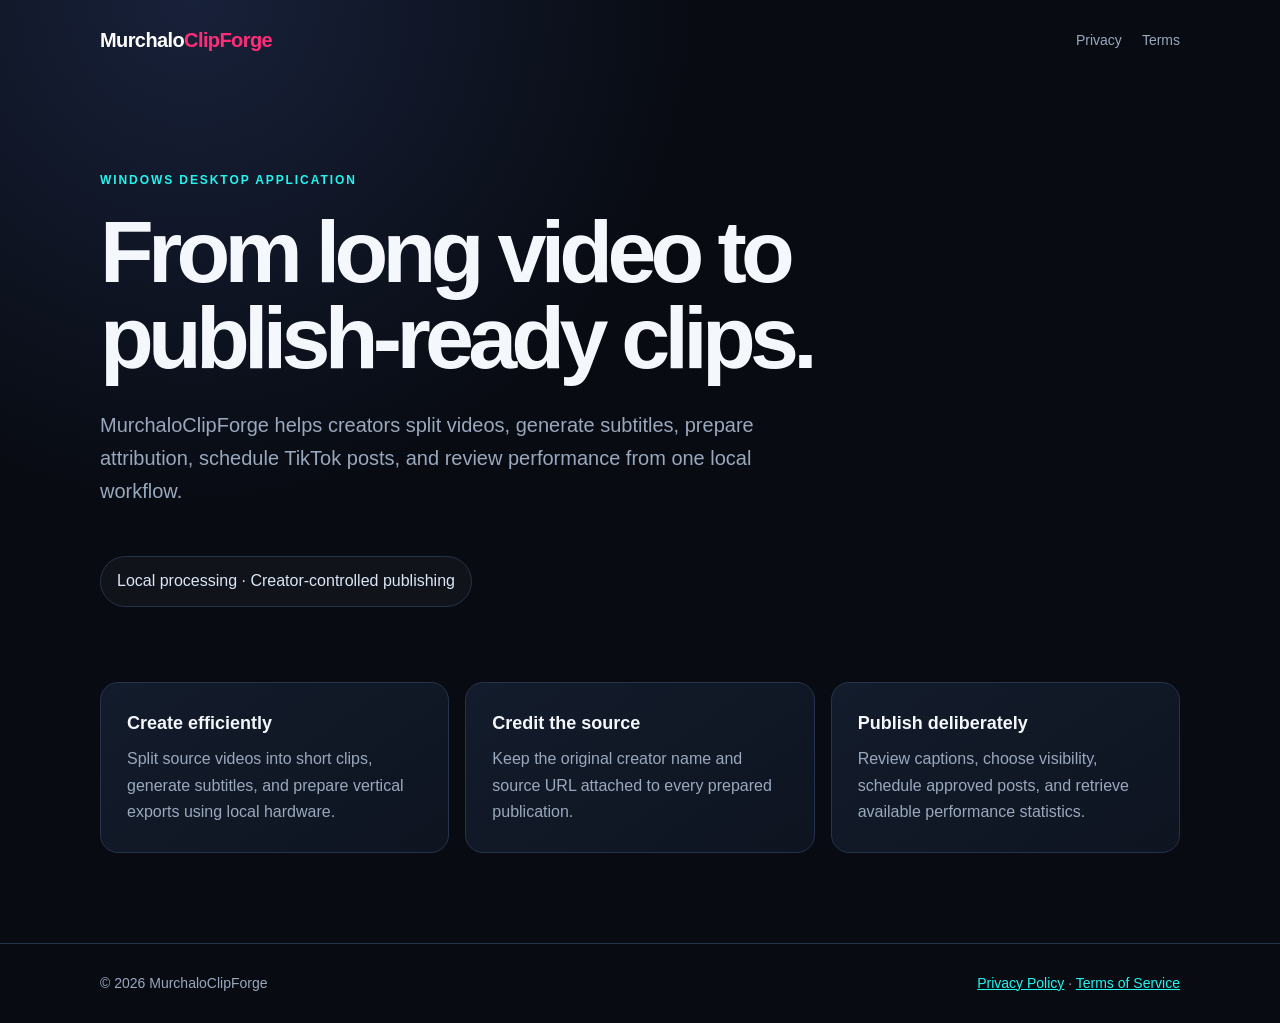
<file: index.html>
<!doctype html><html lang="en"><head><meta charset="utf-8"><meta name="viewport" content="width=device-width,initial-scale=1"><title>MurchaloClipForge — Short-form video workflow</title><meta name="description" content="A Windows desktop tool for preparing, scheduling, publishing, and tracking attributed short-form videos."><link rel="stylesheet" href="styles.css"></head><body><header class="shell nav"><a class="brand" href="./">Murchalo<span>ClipForge</span></a><nav class="links"><a href="privacy/">Privacy</a><a href="terms/">Terms</a></nav></header><main><section class="shell hero"><div class="eyebrow">Windows desktop application</div><h1>From long video to publish-ready clips.</h1><p>MurchaloClipForge helps creators split videos, generate subtitles, prepare attribution, schedule TikTok posts, and review performance from one local workflow.</p><div class="pill">Local processing · Creator-controlled publishing</div></section><section class="shell grid"><article class="card"><b>Create efficiently</b><p>Split source videos into short clips, generate subtitles, and prepare vertical exports using local hardware.</p></article><article class="card"><b>Credit the source</b><p>Keep the original creator name and source URL attached to every prepared publication.</p></article><article class="card"><b>Publish deliberately</b><p>Review captions, choose visibility, schedule approved posts, and retrieve available performance statistics.</p></article></section></main><footer class="footer"><div class="shell"><span>© 2026 MurchaloClipForge</span><span><a href="privacy/">Privacy Policy</a> · <a href="terms/">Terms of Service</a></span></div></footer></body></html>
</file>
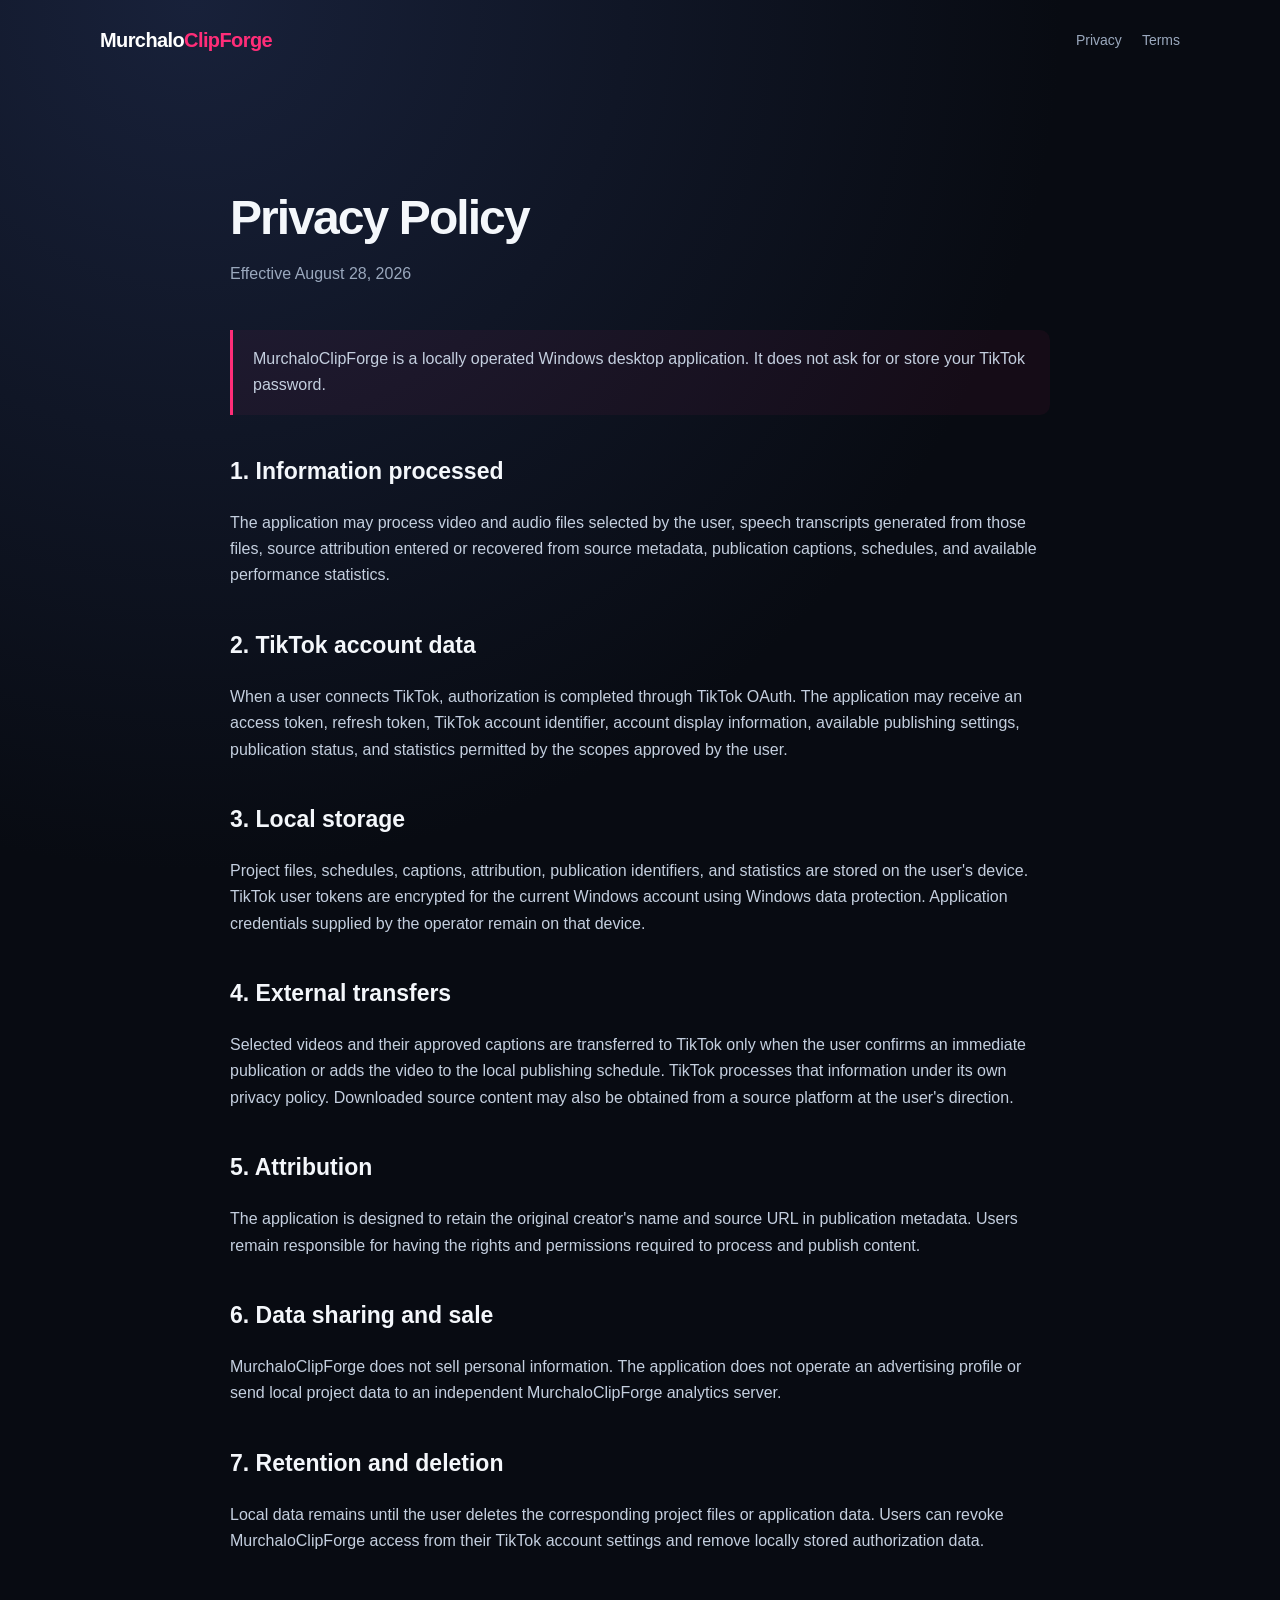
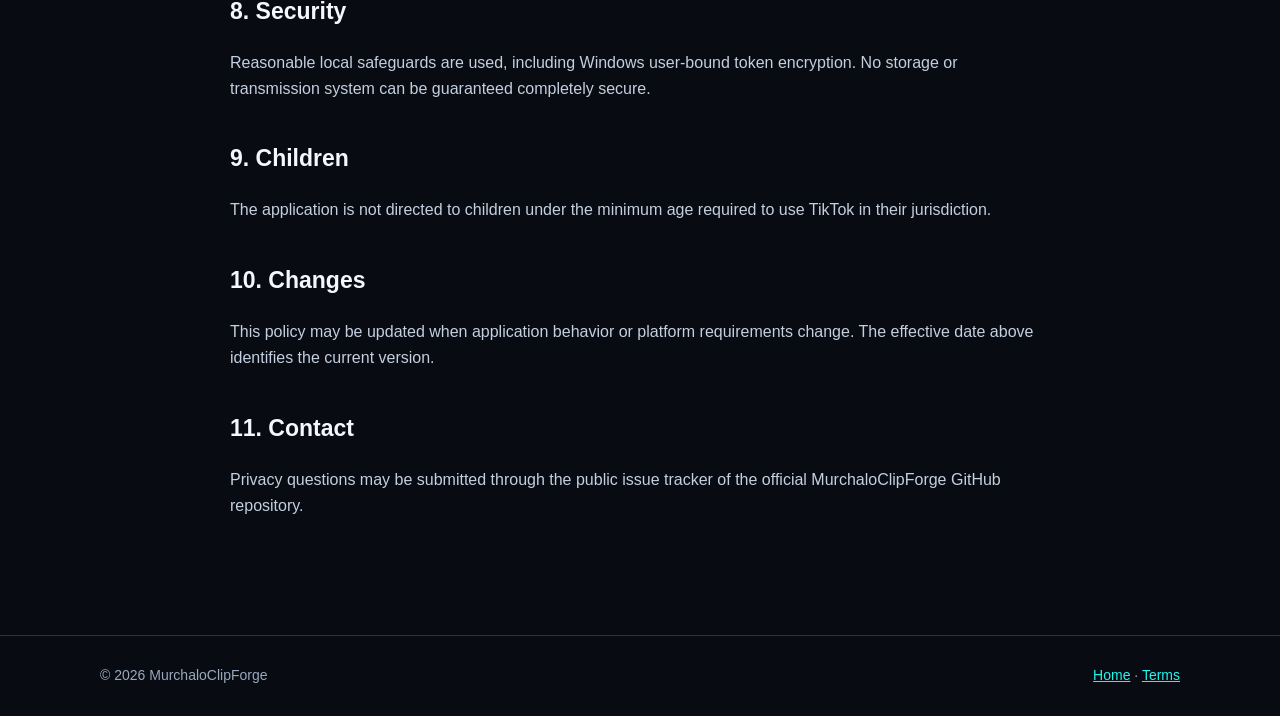
<file: privacy/index.html>
<!doctype html><html lang="en"><head><meta charset="utf-8"><meta name="viewport" content="width=device-width,initial-scale=1"><title>Privacy Policy — MurchaloClipForge</title><meta name="description" content="Privacy Policy for the MurchaloClipForge desktop application."><link rel="stylesheet" href="../styles.css"></head><body><header class="shell nav"><a class="brand" href="../">Murchalo<span>ClipForge</span></a><nav class="links"><a href="../privacy/">Privacy</a><a href="../terms/">Terms</a></nav></header><main class="shell legal"><h1>Privacy Policy</h1><div class="updated">Effective August 28, 2026</div><p class="notice">MurchaloClipForge is a locally operated Windows desktop application. It does not ask for or store your TikTok password.</p><h2>1. Information processed</h2><p>The application may process video and audio files selected by the user, speech transcripts generated from those files, source attribution entered or recovered from source metadata, publication captions, schedules, and available performance statistics.</p><h2>2. TikTok account data</h2><p>When a user connects TikTok, authorization is completed through TikTok OAuth. The application may receive an access token, refresh token, TikTok account identifier, account display information, available publishing settings, publication status, and statistics permitted by the scopes approved by the user.</p><h2>3. Local storage</h2><p>Project files, schedules, captions, attribution, publication identifiers, and statistics are stored on the user's device. TikTok user tokens are encrypted for the current Windows account using Windows data protection. Application credentials supplied by the operator remain on that device.</p><h2>4. External transfers</h2><p>Selected videos and their approved captions are transferred to TikTok only when the user confirms an immediate publication or adds the video to the local publishing schedule. TikTok processes that information under its own privacy policy. Downloaded source content may also be obtained from a source platform at the user's direction.</p><h2>5. Attribution</h2><p>The application is designed to retain the original creator's name and source URL in publication metadata. Users remain responsible for having the rights and permissions required to process and publish content.</p><h2>6. Data sharing and sale</h2><p>MurchaloClipForge does not sell personal information. The application does not operate an advertising profile or send local project data to an independent MurchaloClipForge analytics server.</p><h2>7. Retention and deletion</h2><p>Local data remains until the user deletes the corresponding project files or application data. Users can revoke MurchaloClipForge access from their TikTok account settings and remove locally stored authorization data.</p><h2>8. Security</h2><p>Reasonable local safeguards are used, including Windows user-bound token encryption. No storage or transmission system can be guaranteed completely secure.</p><h2>9. Children</h2><p>The application is not directed to children under the minimum age required to use TikTok in their jurisdiction.</p><h2>10. Changes</h2><p>This policy may be updated when application behavior or platform requirements change. The effective date above identifies the current version.</p><h2>11. Contact</h2><p>Privacy questions may be submitted through the public issue tracker of the official MurchaloClipForge GitHub repository.</p></main><footer class="footer"><div class="shell"><span>© 2026 MurchaloClipForge</span><span><a href="../">Home</a> · <a href="../terms/">Terms</a></span></div></footer></body></html>
</file>
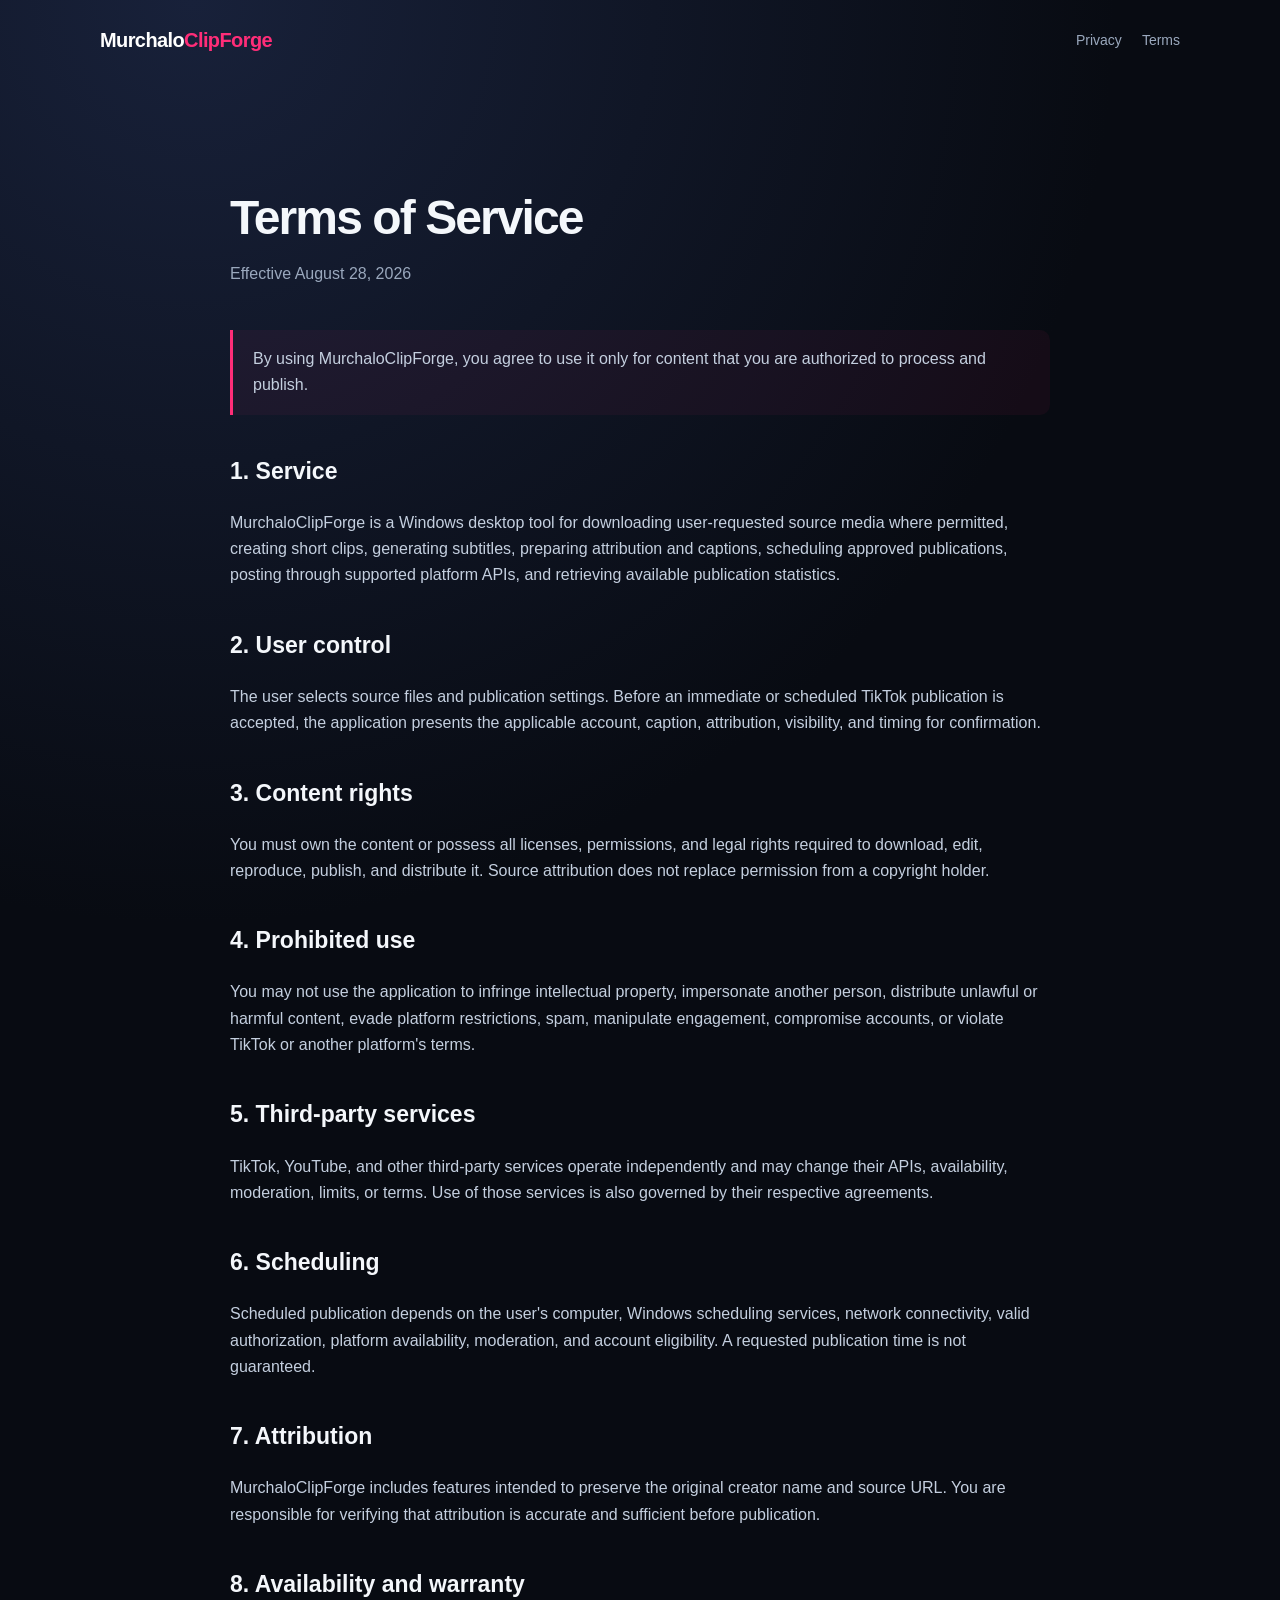
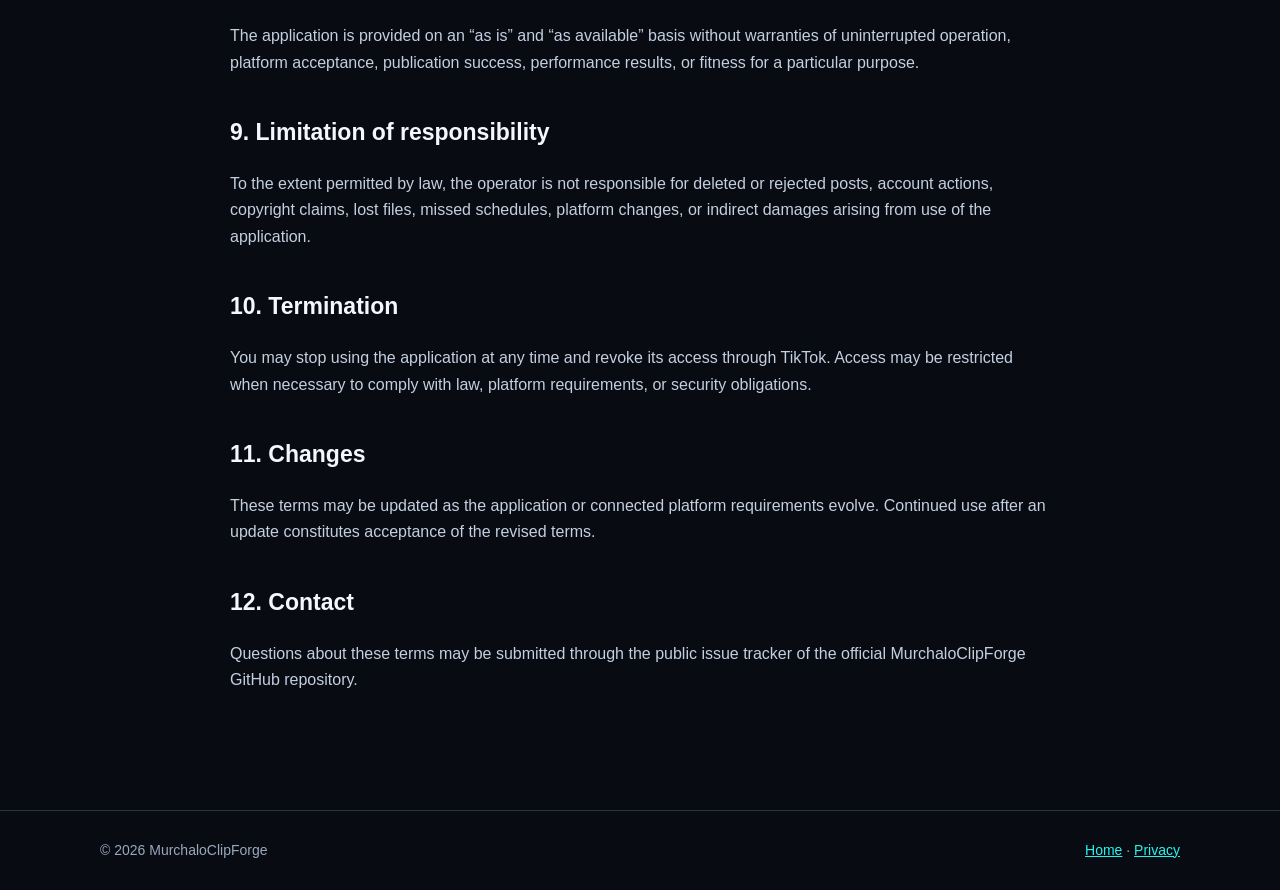
<file: terms/index.html>
<!doctype html><html lang="en"><head><meta charset="utf-8"><meta name="viewport" content="width=device-width,initial-scale=1"><title>Terms of Service — MurchaloClipForge</title><meta name="description" content="Terms of Service for the MurchaloClipForge desktop application."><link rel="stylesheet" href="../styles.css"></head><body><header class="shell nav"><a class="brand" href="../">Murchalo<span>ClipForge</span></a><nav class="links"><a href="../privacy/">Privacy</a><a href="../terms/">Terms</a></nav></header><main class="shell legal"><h1>Terms of Service</h1><div class="updated">Effective August 28, 2026</div><p class="notice">By using MurchaloClipForge, you agree to use it only for content that you are authorized to process and publish.</p><h2>1. Service</h2><p>MurchaloClipForge is a Windows desktop tool for downloading user-requested source media where permitted, creating short clips, generating subtitles, preparing attribution and captions, scheduling approved publications, posting through supported platform APIs, and retrieving available publication statistics.</p><h2>2. User control</h2><p>The user selects source files and publication settings. Before an immediate or scheduled TikTok publication is accepted, the application presents the applicable account, caption, attribution, visibility, and timing for confirmation.</p><h2>3. Content rights</h2><p>You must own the content or possess all licenses, permissions, and legal rights required to download, edit, reproduce, publish, and distribute it. Source attribution does not replace permission from a copyright holder.</p><h2>4. Prohibited use</h2><p>You may not use the application to infringe intellectual property, impersonate another person, distribute unlawful or harmful content, evade platform restrictions, spam, manipulate engagement, compromise accounts, or violate TikTok or another platform's terms.</p><h2>5. Third-party services</h2><p>TikTok, YouTube, and other third-party services operate independently and may change their APIs, availability, moderation, limits, or terms. Use of those services is also governed by their respective agreements.</p><h2>6. Scheduling</h2><p>Scheduled publication depends on the user's computer, Windows scheduling services, network connectivity, valid authorization, platform availability, moderation, and account eligibility. A requested publication time is not guaranteed.</p><h2>7. Attribution</h2><p>MurchaloClipForge includes features intended to preserve the original creator name and source URL. You are responsible for verifying that attribution is accurate and sufficient before publication.</p><h2>8. Availability and warranty</h2><p>The application is provided on an “as is” and “as available” basis without warranties of uninterrupted operation, platform acceptance, publication success, performance results, or fitness for a particular purpose.</p><h2>9. Limitation of responsibility</h2><p>To the extent permitted by law, the operator is not responsible for deleted or rejected posts, account actions, copyright claims, lost files, missed schedules, platform changes, or indirect damages arising from use of the application.</p><h2>10. Termination</h2><p>You may stop using the application at any time and revoke its access through TikTok. Access may be restricted when necessary to comply with law, platform requirements, or security obligations.</p><h2>11. Changes</h2><p>These terms may be updated as the application or connected platform requirements evolve. Continued use after an update constitutes acceptance of the revised terms.</p><h2>12. Contact</h2><p>Questions about these terms may be submitted through the public issue tracker of the official MurchaloClipForge GitHub repository.</p></main><footer class="footer"><div class="shell"><span>© 2026 MurchaloClipForge</span><span><a href="../">Home</a> · <a href="../privacy/">Privacy</a></span></div></footer></body></html>
</file>
<file: styles.css>
:root{color-scheme:dark;--bg:#080b12;--panel:#101725;--line:#26334a;--text:#f4f7fb;--muted:#9aa8bd;--brand:#ff2d78;--cyan:#25f4ee;--max:1080px}*{box-sizing:border-box}html{scroll-behavior:smooth}body{margin:0;background:radial-gradient(circle at 15% 0,#18213a 0,transparent 34%),var(--bg);color:var(--text);font-family:Inter,Segoe UI,Arial,sans-serif;line-height:1.65}a{color:var(--cyan)}.shell{width:min(var(--max),calc(100% - 40px));margin:auto}.nav{display:flex;align-items:center;justify-content:space-between;padding:24px 0}.brand{color:#fff;text-decoration:none;font-weight:800;letter-spacing:-.03em;font-size:20px}.brand span{color:var(--brand)}.links{display:flex;gap:20px}.links a{color:var(--muted);text-decoration:none;font-size:14px}.links a:hover{color:#fff}.hero{padding:90px 0 75px}.eyebrow{color:var(--cyan);font-weight:700;text-transform:uppercase;letter-spacing:.16em;font-size:12px}.hero h1{font-size:clamp(48px,8vw,88px);line-height:.98;letter-spacing:-.065em;margin:18px 0 28px;max-width:900px}.hero p{font-size:20px;color:var(--muted);max-width:720px}.pill{display:inline-flex;margin-top:28px;padding:11px 16px;border:1px solid var(--line);border-radius:999px;background:#ffffff08;color:#dbe6f6}.grid{display:grid;grid-template-columns:repeat(3,1fr);gap:16px;padding-bottom:90px}.card{padding:26px;border:1px solid var(--line);border-radius:18px;background:linear-gradient(145deg,#131c2c,#0e1420)}.card b{display:block;font-size:18px;margin-bottom:8px}.card p{color:var(--muted);margin:0}.legal{max-width:820px;padding:65px 0 100px}.legal h1{font-size:48px;letter-spacing:-.04em;margin-bottom:4px}.updated{color:var(--muted);margin-bottom:42px}.legal h2{margin-top:38px;font-size:23px}.legal p,.legal li{color:#c4cfdf}.notice{border-left:3px solid var(--brand);background:#ff2d780d;padding:16px 20px;border-radius:0 10px 10px 0}.footer{border-top:1px solid var(--line);padding:28px 0;color:var(--muted);font-size:14px}.footer .shell{display:flex;justify-content:space-between;gap:20px}@media(max-width:760px){.grid{grid-template-columns:1fr}.links{gap:10px}.links a{font-size:12px}.hero{padding-top:55px}.footer .shell{display:block}}
</file>
